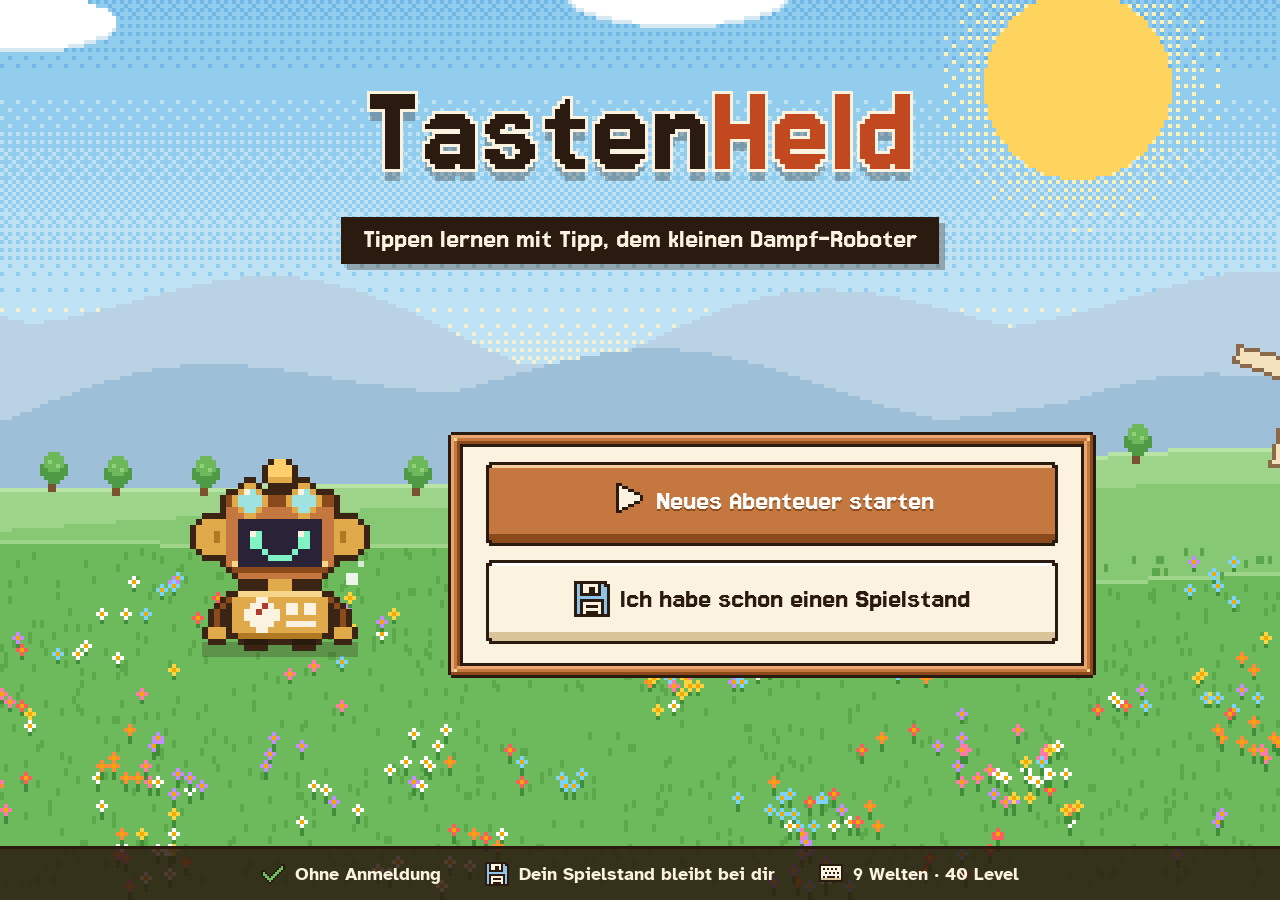
<file: index.html>
<!doctype html>
<html lang="de">
<head>
  <meta charset="utf-8">
  <meta name="viewport" content="width=device-width, initial-scale=1">
  <title>TastenHeld – Tippen lernen mit Tipp</title>
  <meta name="description" content="Spielerischer Tipptrainer für das 10-Finger-System auf der deutschen Tastatur.">
  <link rel="icon" href="assets/pixel/tipp.png" type="image/png">
  <link rel="stylesheet" href="css/base.css">
  <link rel="stylesheet" href="css/themes.css">
  <link rel="stylesheet" href="css/game.css">
</head>
<body>
  <main id="screen" class="app">
    <p class="loading">TastenHeld lädt …</p>
  </main>
  <div id="toasts" class="toasts" aria-live="polite"></div>
  <noscript>
    <p class="noscript">TastenHeld braucht JavaScript. Bitte sag deiner Lehrkraft Bescheid.</p>
  </noscript>
  <script type="module" src="js/main.js"></script>
</body>
</html>
</file>
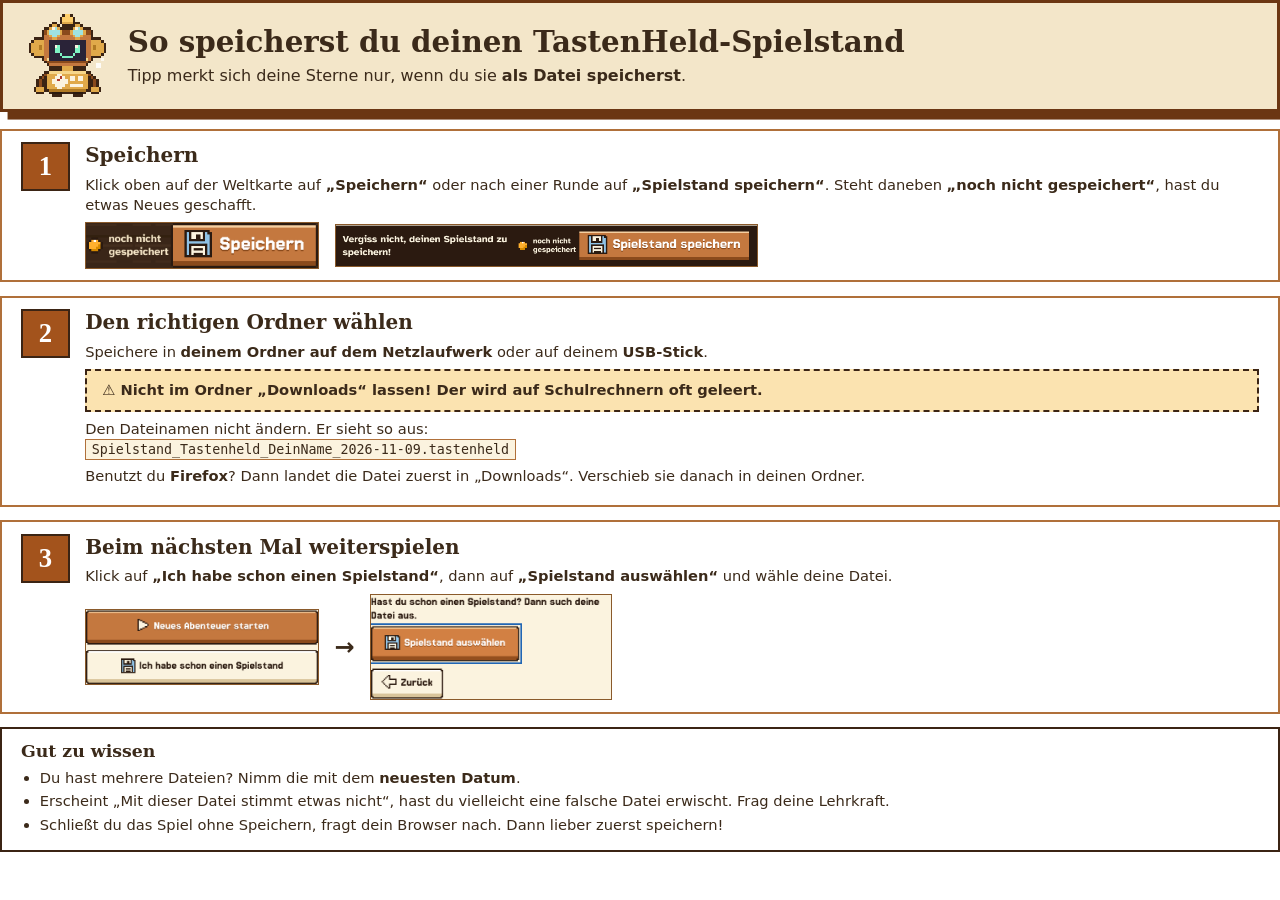
<file: docs/spickzettel/spickzettel.html>
<!doctype html>
<html lang="de">
<head>
<meta charset="utf-8">
<title>Spickzettel: Spielstand speichern</title>
<!-- Vorlage für docs/Spickzettel_Spielstand.pdf (A4). Neu erzeugen: im Browser öffnen und als PDF drucken. -->
<style>
  @page { size: A4; margin: 12mm; }
  * { box-sizing: border-box; }
  body { margin: 0; font-family: Verdana, "DejaVu Sans", sans-serif; color: #3b2a1a; font-size: 11pt; line-height: 1.35; }
  h1, h2 { font-family: Georgia, "DejaVu Serif", serif; margin: 0; }
  .pixel { image-rendering: pixelated; }
  header { display: flex; align-items: center; gap: 5mm; border: 3px solid #6b3612; background: #f3e6c9; padding: 3mm 6mm; box-shadow: 2mm 2mm 0 #6b3612; margin-bottom: 4.5mm; }
  header img { width: 22mm; }
  header h1 { font-size: 22pt; line-height: 1.15; }
  header p { margin: 1.5mm 0 0; font-size: 12pt; }
  .step { display: grid; grid-template-columns: 13mm 1fr; gap: 4mm; border: 2.5px solid #b0703a; padding: 3mm 5mm; margin-bottom: 3.5mm; break-inside: avoid; }
  .num { width: 13mm; height: 13mm; display: grid; place-items: center; background: #a3531c; color: #fff; font: bold 20pt Georgia, serif; border: 2.5px solid #3b2414; }
  .step h2 { font-size: 15pt; margin-bottom: 1.5mm; }
  .step p { margin: 0 0 2mm; }
  .shots { display: flex; gap: 4mm; align-items: center; flex-wrap: nowrap; margin-top: 1.5mm; }
  .shots img { border: 1.5px solid #8a5a2b; height: auto; }
  .arrow { font-size: 18pt; font-weight: bold; }
  .warn { border: 2.5px dashed #3b2414; background: #fbe3b0; padding: 2.5mm 4mm; font-weight: bold; margin: 2mm 0; }
  .file { font-family: "DejaVu Sans Mono", Consolas, monospace; background: #fbf3df; border: 1px solid #b0703a; padding: 0.5mm 1.5mm; font-size: 10pt; }
  .hints { border: 2.5px solid #3b2414; padding: 3mm 5mm; }
  .hints h2 { font-size: 13pt; margin-bottom: 1mm; }
  .hints ul { margin: 0; padding-left: 5mm; }
  .hints li { margin: 1mm 0; }
</style>
</head>
<body>
  <header>
    <img class="pixel" src="tipp.png" alt="Tipp, der kleine Dampf-Roboter">
    <div>
      <h1>So speicherst du deinen TastenHeld-Spielstand</h1>
      <p>Tipp merkt sich deine Sterne nur, wenn du sie <strong>als Datei speicherst</strong>.</p>
    </div>
  </header>

  <section class="step">
    <div class="num">1</div>
    <div>
      <h2>Speichern</h2>
      <p>Klick oben auf der Weltkarte auf <strong>„Speichern“</strong> oder nach einer Runde auf <strong>„Spielstand speichern“</strong>.
        Steht daneben <strong>„noch nicht gespeichert“</strong>, hast du etwas Neues geschafft.</p>
      <div class="shots">
        <img src="speichern.png" alt="Knopf Speichern auf der Weltkarte" style="width: 62mm">
        <img src="erinnerung.png" alt="Erinnerung nach einer Runde" style="width: 112mm">
      </div>
    </div>
  </section>

  <section class="step">
    <div class="num">2</div>
    <div>
      <h2>Den richtigen Ordner wählen</h2>
      <p>Speichere in <strong>deinem Ordner auf dem Netzlaufwerk</strong> oder auf deinem <strong>USB-Stick</strong>.</p>
      <div class="warn">⚠ Nicht im Ordner „Downloads“ lassen! Der wird auf Schulrechnern oft geleert.</div>
      <p>Den Dateinamen nicht ändern. Er sieht so aus:<br>
        <span class="file">Spielstand_Tastenheld_DeinName_2026-11-09.tastenheld</span></p>
      <p>Benutzt du <strong>Firefox</strong>? Dann landet die Datei zuerst in „Downloads“.
        Verschieb sie danach in deinen Ordner.</p>
    </div>
  </section>

  <section class="step">
    <div class="num">3</div>
    <div>
      <h2>Beim nächsten Mal weiterspielen</h2>
      <p>Klick auf <strong>„Ich habe schon einen Spielstand“</strong>, dann auf <strong>„Spielstand auswählen“</strong>
        und wähle deine Datei.</p>
      <div class="shots">
        <img src="start.png" alt="Startseite mit zwei Knöpfen" style="width: 62mm">
        <span class="arrow">→</span>
        <img src="laden.png" alt="Knopf Spielstand auswählen" style="width: 64mm">
      </div>
    </div>
  </section>

  <section class="hints">
    <h2>Gut zu wissen</h2>
    <ul>
      <li>Du hast mehrere Dateien? Nimm die mit dem <strong>neuesten Datum</strong>.</li>
      <li>Erscheint „Mit dieser Datei stimmt etwas nicht“, hast du vielleicht eine falsche Datei erwischt. Frag deine Lehrkraft.</li>
      <li>Schließt du das Spiel ohne Speichern, fragt dein Browser nach. Dann lieber zuerst speichern!</li>
    </ul>
  </section>
</body>
</html>
</file>
<file: css/base.css>
/* Grundlagen: Schriften, Bausteine (Rahmen, Knöpfe, Symbole), Startseite, Weltkarte,
   Level-Vorschau, Ergebnis. Alle Pixelbilder werden genau dreifach vergrößert (1 Bildpunkt = 3 px),
   deshalb sind viele Maße Vielfache von 3. */

@font-face { font-family: "Jersey 15"; font-weight: 400; font-display: swap; src: url(../assets/fonts/jersey-15-latin-400-normal.woff2) format("woff2"); }
@font-face { font-family: "Atkinson Hyperlegible"; font-weight: 400; font-display: swap; src: url(../assets/fonts/atkinson-hyperlegible-latin-400-normal.woff2) format("woff2"); }
@font-face { font-family: "Atkinson Hyperlegible"; font-weight: 700; font-display: swap; src: url(../assets/fonts/atkinson-hyperlegible-latin-700-normal.woff2) format("woff2"); }

*,
*::before,
*::after {
  box-sizing: border-box;
  font-synthesis: none;
  font-variant-ligatures: none;
}

html {
  /* Schriftgröße einstellbar über --font-scale (1 / 1.2 / 1.4) */
  font-size: calc(18px * var(--font-scale, 1));
  --h1: calc(45px * var(--font-scale, 1));
  --h2: calc(30px * var(--font-scale, 1));
  --banner: 0px;
}
.is-teacher { --banner: 2.2rem; }

body {
  margin: 0;
  min-height: 100vh;
  background: var(--bg) var(--bg-tex) 0 0 / 144px 144px;
  color: var(--text);
  font-family: var(--font-body);
  line-height: 1.35;
  image-rendering: pixelated;
}

h1, h2, h3 {
  font-family: var(--font-head);
  font-weight: 400;
  line-height: 1;
  margin: 0 0 0.3em;
}
h1 { font-size: var(--h1); }
h2 { font-size: var(--h2); }
p { margin: 0 0 0.7em; }
[tabindex="-1"]:focus { outline: none; }
img { image-rendering: pixelated; }

kbd {
  display: inline-grid;
  place-items: center;
  min-width: 2em;
  min-height: 2em;
  padding: 0 0.45em 0.2em;
  margin: 0 0.15em;
  border: 3px solid var(--ink);
  background: var(--paper);
  box-shadow: inset 0 -6px 0 var(--paper-3);
  color: var(--panel-text);
  font: 700 1rem var(--font-body);
  vertical-align: middle;
}
:root[data-theme="kontrast"] kbd { box-shadow: none; }
.kbd-big { font-size: 1.5rem; }

.muted { color: var(--muted); }
.nowrap { white-space: nowrap; }
.visually-hidden {
  position: absolute !important;
  width: 1px; height: 1px;
  overflow: hidden;
  clip: rect(0 0 0 0);
  white-space: nowrap;
}

.app { min-height: calc(100vh - var(--banner)); }
.loading, .noscript { padding: 2rem; font: 400 var(--h2) var(--font-head); text-align: center; }

.screen { min-height: calc(100vh - var(--banner)); padding: 18px; }
.screen--center { display: grid; place-items: center; }

/* ---------- Bausteine ---------- */
.icon { width: 36px; height: 36px; flex: none; display: block; }
.pixel, .tipp { image-rendering: pixelated; }

/* Rahmen als 9-Slice: Kupferrand mit Nieten, innen Pergament */
.frame {
  border: 24px solid transparent;
  border-image: url(../assets/pixel/ui/frame.png) 8 fill / 24px;
  color: var(--panel-text);
  --text: var(--panel-text);
  --muted: var(--panel-muted);
}
.frame--dark {
  border-image-source: url(../assets/pixel/ui/frame-dark.png);
  color: var(--dark-panel-text);
  --text: var(--dark-panel-text);
  --muted: var(--dark-panel-muted);
}
.card { padding: 0 12px 6px; }

.row {
  display: flex;
  flex-wrap: wrap;
  gap: 12px;
  align-items: center;
  margin-top: 1rem;
}
.row--center { justify-content: center; }

.ribbon {
  align-self: center;
  width: fit-content;
  margin: -36px auto 12px;
  background: var(--ink);
  color: var(--gold);
  font: 700 1rem var(--font-body);
  letter-spacing: 0.06em;
  text-transform: uppercase;
  padding: 5px 24px 7px;
  box-shadow: 0 6px 0 rgba(43, 26, 16, 0.25);
}
:root[data-theme="kontrast"] .ribbon { background: #ffe600; color: #000; box-shadow: none; }
.eyebrow { text-transform: uppercase; letter-spacing: 0.12em; font-size: 0.85rem; font-weight: 700; color: var(--accent); margin: 0 0 0.2em; }
.badge {
  display: inline-block;
  background: var(--gold);
  color: #2b1a10;
  border: 3px solid var(--ink);
  padding: 2px 10px 4px;
  font: 400 var(--h2)/1 var(--font-head);
  vertical-align: middle;
}

/* ---------- Knöpfe ---------- */
.btn {
  display: inline-flex;
  align-items: center;
  justify-content: center;
  gap: 10px;
  border: 15px solid transparent;
  border-image: url(../assets/pixel/ui/btn-light.png) 5 fill / 15px;
  padding: 0 10px 6px;
  font: 400 var(--h2)/1.1 var(--font-head);
  color: #2b1a10;
  white-space: nowrap;
  cursor: pointer;
  background: none;
  text-decoration: none;
}
.btn:hover { filter: brightness(1.07); }
.btn:active { border-image-source: url(../assets/pixel/ui/btn-light-down.png); transform: translateY(3px); }
.btn--primary { border-image-source: url(../assets/pixel/ui/btn-primary.png); color: #fff; text-shadow: 0 2px 0 #8a4a1c; }
.btn--primary:active { border-image-source: url(../assets/pixel/ui/btn-primary-down.png); }
.btn--green { border-image-source: url(../assets/pixel/ui/btn-green.png); color: #fff; text-shadow: 0 2px 0 #2c6a2a; }
.btn--green:active { border-image-source: url(../assets/pixel/ui/btn-green-down.png); }
.btn--dark { border-image-source: url(../assets/pixel/ui/btn-dark.png); color: #f6e7c8; }
.btn--dark:active { border-image-source: url(../assets/pixel/ui/btn-dark-down.png); }
.btn--big { padding: 6px 18px 12px; }
.btn--sm { border-width: 9px; border-image-slice: 3 fill; border-image-width: 9px; border-image-source: url(../assets/pixel/ui/btn-sm-light.png); padding: 0 9px 5px; }
.btn--sm:active { border-image-source: url(../assets/pixel/ui/btn-sm-light-down.png); }
.btn--sm.btn--primary { border-image-source: url(../assets/pixel/ui/btn-sm-primary.png); }
.btn--sm.btn--primary:active { border-image-source: url(../assets/pixel/ui/btn-sm-primary-down.png); }
.btn--sm.btn--dark { border-image-source: url(../assets/pixel/ui/btn-sm-dark.png); }
.btn--sm.btn--dark:active { border-image-source: url(../assets/pixel/ui/btn-sm-dark-down.png); }
.btn--sm.btn--green { border-image-source: url(../assets/pixel/ui/btn-sm-green.png); }
.btn--icon { padding: 3px 3px 6px; }
.btn:focus-visible,
.btn--link:focus-visible,
.level-node:focus-visible,
.world-tab:focus-visible,
.choice__item:focus-within,
.btn--file:focus-within {
  outline: 4px solid var(--focus);
  outline-offset: 3px;
}
.btn--link {
  font: 700 1rem var(--font-body);
  background: none; border: none; cursor: pointer;
  color: var(--accent); text-decoration: underline; padding: 0.2em;
}
/* Umschalter: an = grünes Lämpchen, aus = durchgestrichen und blass (nicht nur Farbe) */
.btn--toggle::after { content: ""; width: 21px; height: 21px; background: url(../assets/pixel/ui/led-green.png) 0 0 / 21px 21px; }
.btn--toggle[aria-pressed="false"] .btn__label { text-decoration: line-through; opacity: 0.7; }
.btn--toggle[aria-pressed="false"] .icon { opacity: 0.5; }
.btn--toggle[aria-pressed="false"]::after { background: #1f140c; border: 3px solid var(--ink); }
.btn--file { position: relative; }

/* Speicher-Anzeige */
.savestate { display: flex; align-items: center; gap: 12px; }
.savestate__info { display: flex; align-items: center; gap: 8px; font: 700 0.78rem/1.15 var(--font-body); max-width: 7em; }
.savestate__led { width: 21px; height: 21px; flex: none; }

/* ---------- Formulare ---------- */
.input {
  font: 700 1.4rem var(--font-body);
  width: min(100%, 22rem);
  padding: 0.4em 0.6em;
  border: 3px solid var(--ink);
  box-shadow: inset 0 6px 0 rgba(43, 26, 16, 0.12);
  background: #fff;
  color: #2b1a10;
}
.input:focus { outline: 4px solid var(--focus); outline-offset: 2px; }
.label-big { font: 400 var(--h2)/1.1 var(--font-head); display: block; margin-bottom: 0.3em; }
.form-error { color: var(--bad); font-weight: 700; min-height: 1.5em; margin: 0.5em 0 0; }
.form-error:empty { min-height: 0; }
.form-error:not(:empty)::before { content: "! "; }
.note {
  background: var(--warn-bg);
  border: 3px solid var(--brass);
  padding: 0.5em 0.8em;
  margin-top: 0.8rem;
}

/* ---------- Dialog ---------- */
.dialog {
  padding: 0 12px 6px;
  max-width: 44rem;
  max-height: 94vh;
  overflow: auto;
  background: none;
}
.dialog::backdrop { background: var(--scrim); }
.dialog__actions { display: flex; flex-wrap: wrap; gap: 12px; justify-content: flex-end; margin-top: 1rem; }
.settings { display: grid; grid-template-columns: 1fr 1fr; gap: 0 12px; }
.settings .choice:last-child { grid-column: 1 / -1; }
.choice { border: 3px solid var(--paper-3); margin: 0 0 12px; padding: 0.2rem 0.8rem 0.5rem; min-width: 0; }
.choice legend { font: 400 var(--h2)/1 var(--font-head); padding: 0 0.3em; }
.choice__item { display: flex; align-items: center; gap: 0.45em; margin: 0.2rem 0; cursor: pointer; padding: 0.1em 0.3em; }
.choice__item input,
.avatar-choice input { width: 1.2em; height: 1.2em; accent-color: var(--copper-d); flex: none; }
.lockinfo { display: inline-flex; align-items: center; gap: 4px; font-size: 0.8rem; color: var(--muted); white-space: nowrap; }
.lockinfo .icon { width: 24px; height: 24px; }

/* ---------- Meldungen ---------- */
.toasts {
  position: fixed;
  bottom: 18px;
  left: 50%;
  transform: translateX(-50%);
  display: flex;
  flex-direction: column;
  gap: 9px;
  z-index: 50;
}
.toast {
  background: #2b1a10;
  color: #fbf3df;
  border: 3px solid #2b1a10;
  box-shadow: 0 0 0 3px var(--brass), 0 9px 0 rgba(0, 0, 0, 0.25);
  padding: 6px 18px 8px 9px;
  font-weight: 700;
  display: flex;
  gap: 12px;
  align-items: center;
  transition: opacity 0.4s, transform 0.4s;
}
:root[data-theme="kontrast"] .toast { background: #000; color: #fff; box-shadow: 0 0 0 3px #fff; }
.toast--out { opacity: 0; transform: translateY(10px); }

.teacher-banner {
  background: #2c6e86;
  color: #fff;
  text-align: center;
  height: 2.2rem;
  line-height: 2.2rem;
  font-weight: 700;
  font-size: 0.9rem;
}
.debug-badge {
  position: fixed; right: 9px; bottom: 9px; z-index: 60;
  background: #2e7d32; color: #fff; padding: 0.3em 0.7em; font-size: 0.75rem;
}
.debug-badge--bad { background: #b03a2e; }

/* ---------- Tipp ---------- */
.tipp { display: block; width: 96px; height: auto; }
.tipp--big { width: 192px; }
.tipp--small { width: 96px; }
.tipp--wave { animation: tipp-wave 1.6s steps(1) infinite; }
.tipp--jump { animation: tipp-jump 0.9s ease-out 0.3s 3; }
/* Pixel-Hüpfer statt Drehen (Drehen macht Pixelart unscharf) */
@keyframes tipp-wave { 0%, 100% { transform: translateY(0); } 50% { transform: translateY(-6px); } }
@keyframes tipp-jump { 0%, 100% { transform: translateY(0); } 40% { transform: translateY(-21px); } }
.tipp,
.rain__tipp,
.monster__tipp,
.race__carsprite { filter: var(--avatar-filter, none); }

/* ---------- Sterne ---------- */
.stars { display: inline-flex; gap: 3px; vertical-align: middle; }
.star { width: 21px; height: 21px; display: block; }
.stars--mid .star { width: 42px; height: 42px; }
.stars--big { gap: 12px; margin: 0 0 12px; }
.stars--big .star { width: 69px; height: 69px; }
.stars--animate .star--on { animation: star-pop 0.4s steps(4) backwards; }
.stars--animate .star:nth-child(2) { animation-delay: 0.35s; }
.stars--animate .star:nth-child(3) { animation-delay: 0.7s; }
@keyframes star-pop { from { transform: translateY(-24px); opacity: 0; } to { transform: none; opacity: 1; } }

.pill {
  display: inline-block;
  background: var(--gold);
  color: #2b1a10;
  border: 3px solid var(--ink);
  padding: 0 0.6em 0.1em;
  font: 700 0.8rem var(--font-body);
}

/* ---------- Kopfleiste: dunkles Holz mit Messingkante ---------- */
.bar {
  min-height: 78px;
  flex-wrap: wrap;
  background: var(--bar-bg);
  color: var(--bar-text);
  border-bottom: 3px solid var(--ink);
  box-shadow: var(--bar-trim), 0 6px 0 rgba(43, 26, 16, 0.25);
  display: flex;
  align-items: center;
  gap: 14px;
  padding: 6px 18px 15px;
  --text: var(--bar-text);
  --muted: var(--bar-muted);
}
.bar__avatar { width: 48px; height: 48px; flex: none; overflow: hidden; border: 3px solid var(--ink); background: #8fc2e6; box-shadow: 0 0 0 3px var(--brass); }
.bar__avatar .tipp { width: 96px; max-width: none; margin: -9px 0 0 -27px; }
.bar__name { margin: 0 4px 0 0; font-size: var(--h2); white-space: nowrap; }
.bar__spacer { flex: 1; }
.stat {
  display: flex; align-items: center; gap: 8px;
  margin: 0; min-height: 48px; padding: 0 12px 0 8px;
  background: rgba(0, 0, 0, 0.28);
  border: 3px solid var(--ink);
  white-space: nowrap;
}
.stat b { font: 400 var(--h2)/1 var(--font-head); }
.stat small { font-size: 0.82rem; color: var(--bar-muted); }
.xpbar { width: 90px; flex: none; height: 15px; border: 3px solid var(--ink); background: #1f140c; position: relative; }
.xpbar i { position: absolute; inset: 0 auto 0 0; background: repeating-linear-gradient(90deg, #ffcf4a 0 9px, #e0a94a 9px 12px); }

/* ---------- Startseite ---------- */
.screen.start {
  height: calc(100vh - var(--banner));
  padding: 0;
  display: flex;
  flex-direction: column;
  align-items: center;
  background: #93cdee url(../assets/pixel/titel.png) center bottom no-repeat;
  color: #2b1a10;
  --text: #2b1a10;
  --muted: #4a2f1c;
  overflow: hidden;
}
.logo {
  margin: min(8vh, 64px) 0 0;
  font-size: calc(135px * var(--font-scale, 1));
  color: #2b1a10;
  text-shadow: 3px 0 0 #fbf3df, -3px 0 0 #fbf3df, 0 3px 0 #fbf3df, 0 -3px 0 #fbf3df, 3px 3px 0 #fbf3df, -3px -3px 0 #fbf3df, 3px -3px 0 #fbf3df, -3px 3px 0 #fbf3df, 0 12px 0 rgba(43, 26, 16, 0.28);
}
.logo span { color: #c2491f; }
.start__lead {
  margin: 18px 0 0;
  background: #2b1a10;
  color: #fbf3df;
  font: 400 var(--h2)/1.1 var(--font-head);
  padding: 6px 22px 8px;
  box-shadow: 6px 6px 0 rgba(43, 26, 16, 0.3);
}
.start__main { flex: 1; display: flex; align-items: center; justify-content: center; gap: 72px; padding: 12px 18px; }
.start__tipp { position: relative; }
.start__tipp::after { content: ""; position: absolute; left: 18px; right: 18px; bottom: -6px; height: 15px; background: rgba(43, 26, 16, 0.25); z-index: 0; }
.start__tipp .tipp { position: relative; z-index: 1; }
.start__box { width: min(36rem, 90vw); padding: 6px 14px 10px; }
.start__choices { display: flex; flex-direction: column; gap: 14px; }
.start__backup { margin: 0; text-align: center; font-size: 0.95rem; }
.start__form { text-align: left; }
.start__chips {
  list-style: none; margin: 0; padding: 0 18px;
  width: 100%; min-height: 54px;
  background: rgba(43, 26, 16, 0.85);
  border-top: 3px solid #2b1a10;
  color: #fbf3df;
  display: flex; justify-content: center; align-items: center; gap: 44px;
  font-weight: 700;
}
.start__chips li { display: flex; align-items: center; gap: 10px; }
.start__chips .icon { width: 24px; height: 24px; }
:root[data-theme="kontrast"] .start__chips { background: #000; border-color: #fff; }

/* ---------- Weltkarte ---------- */
.screen.map {
  height: calc(100vh - var(--banner));
  min-height: 690px;
  padding: 0 18px 12px;
  display: grid;
  grid-template-columns: 276px minmax(0, 1fr);
  grid-template-rows: auto minmax(0, 1fr);
  gap: 14px 18px;
}
.map .bar { grid-column: 1 / -1; margin: 0 -18px; }
.rail { display: flex; flex-direction: column; gap: 5px; min-height: 0; }
.rail h2 { margin: 0 0 -1px; }
.rail__list { flex: 1; min-height: 0; display: flex; flex-direction: column; gap: 5px; }
.world-tab {
  flex: 1 1 0;
  min-height: 54px;
  max-height: 72px;
  display: flex; align-items: center; gap: 10px;
  padding: 3px 9px 9px 6px;
  border: 3px solid var(--ink);
  background: var(--paper);
  box-shadow: inset 0 -6px 0 var(--paper-3);
  color: var(--panel-text);
  font: inherit; text-align: left;
  cursor: pointer;
  position: relative;
}
.world-tab__pic {
  width: 72px; height: 42px; flex: none;
  border: 3px solid var(--ink);
  background: #93cdee right 60% / 333px 120px;
  display: grid; place-items: center;
}
.world-tab__pic .icon { width: 24px; height: 24px; }
.world-tab__text { min-width: 0; }
.world-tab__title { display: block; font: 700 0.86rem/1.1 var(--font-body); white-space: nowrap; overflow: hidden; text-overflow: ellipsis; }
.world-tab__stars { display: flex; align-items: center; gap: 4px; font-size: 0.8rem; color: inherit; margin-top: 2px; }
.world-tab__stars .icon { width: 14px; height: 14px; }
.world-tab:hover { background: #fff7e0; }
.world-tab.is-selected { background: #fff7e0; box-shadow: inset 0 -6px 0 var(--brass), 0 0 0 3px var(--gold); z-index: 2; }
.world-tab.is-selected::after {
  content: ""; position: absolute; right: -15px; top: 50%; margin-top: -12px;
  border: 12px solid transparent; border-left-color: var(--gold); border-right: 0;
}
.world-tab.is-locked { background: #d9cbb0; box-shadow: inset 0 -6px 0 #bfae95; color: #54453a; }
.world-tab.is-locked .world-tab__pic { background-blend-mode: luminosity; background-color: #b8ab95; }
.world-tab.is-locked.is-selected { box-shadow: inset 0 -6px 0 #bfae95, 0 0 0 3px var(--gold); }
:root[data-theme="kontrast"] .world-tab,
:root[data-theme="kontrast"] .world-tab.is-locked { background: #000; color: #fff; box-shadow: none; }
:root[data-theme="kontrast"] .world-tab.is-locked { border-style: dashed; color: #e6e6e6; }
:root[data-theme="kontrast"] .world-tab.is-selected { box-shadow: 0 0 0 3px #ffe600; }

.map__main { display: grid; grid-template-rows: minmax(0, 1fr) auto; gap: 14px; min-height: 0; }
/* Kleine Bildschirme: Das Weltbild bleibt bei genau dreifacher Größe (160 x 3 = 480 px hoch) */
@media (max-height: 820px) and (max-width: 1400px) { .map__main { grid-template-rows: minmax(0, 480px) minmax(0, 1fr); } }
.stage {
  position: relative;
  min-height: 0;
  background: #93cdee right bottom no-repeat;
  overflow: hidden;
}
/* Rahmen liegt über dem Bild (innen durchsichtig) */
.stage__frame {
  position: absolute; inset: 0; pointer-events: none; z-index: 6;
  border: 24px solid transparent;
  border-image: url(../assets/pixel/ui/frame-hollow.png) 8 / 24px;
}
.stage__plate { position: absolute; left: 24px; top: 24px; width: min(38rem, 72%); padding: 0 6px 2px; z-index: 2; }
.stage__plate h2 { font-size: var(--h1); margin: 0; }
.stage__plate p:last-child { margin: 3px 0 0; font-size: 0.9rem; line-height: 1.25; }
.stage__path { position: absolute; inset: 0; width: 100%; height: 100%; }
.stage__path polyline { fill: none; vector-effect: non-scaling-stroke; }
.stage__path-shadow { stroke: rgba(43, 26, 16, 0.4); stroke-width: 12; }
.stage__path-line { stroke: #fbf3df; stroke-width: 6; stroke-dasharray: 12 12; }
.stage__nodes { list-style: none; margin: 0; padding: 0; }
.stage__nodes li { position: absolute; width: 0; height: 0; z-index: 3; }

.level-node {
  position: absolute;
  left: -78px; top: -36px;
  width: 156px;
  font: inherit;
  color: var(--panel-text);
  background: none;
  border: none;
  padding: 0;
  cursor: pointer;
  display: flex;
  flex-direction: column;
  align-items: center;
  gap: 3px;
}
.level-node__gear {
  position: relative;
  display: grid;
  place-items: center;
  width: 72px; /* 3 x 24 Pixel */
  height: 72px;
  filter: drop-shadow(0 6px 0 rgba(43, 26, 16, 0.35));
}
.level-node__gear .gear-img { position: absolute; inset: 0; width: 100%; height: 100%; }
.level-node__gear .icon { position: relative; }
.level-node__num { position: relative; font: 400 30px/1 var(--font-head); color: #fff; padding-bottom: 3px; }
.level-node:hover .level-node__gear { transform: translateY(-3px); }
.level-node__label {
  max-width: 100%;
  background: var(--paper);
  border: 3px solid var(--ink);
  box-shadow: 0 3px 0 rgba(43, 26, 16, 0.35);
  padding: 2px 8px 4px;
  display: flex; flex-direction: column; align-items: center; gap: 2px;
}
.level-node__title { font: 700 0.86rem/1.15 var(--font-body); text-align: center; hyphens: auto; overflow-wrap: anywhere; }
.level-node__bonus { color: var(--accent); font-size: 0.75rem; }
.level-node__locked { font-size: 0.75rem; }
.level-node.is-locked .level-node__label { background: #e3d7bf; color: #54453a; border-color: #7a6a58; }
:root[data-theme="kontrast"] .level-node.is-locked .level-node__label { background: #000; color: #e6e6e6; border-style: dashed; border-color: #fff; }
/* Nächstes Level: größeres goldenes Zahnrad, Fähnchen, hüpft in Pixel-Schritten */
.level-node.is-suggested { top: -60px; }
.level-node.is-suggested .level-node__gear { width: 96px; height: 96px; animation: gear-bob 0.8s steps(1) infinite; }
.level-node.is-suggested .level-node__num { color: #2b1a10; }
.level-node.is-suggested .level-node__label { background: var(--gold); color: #2b1a10; }
@keyframes gear-bob { 50% { transform: translateY(-3px); } }
.level-node__flag {
  position: absolute;
  bottom: calc(100% + 12px);
  white-space: nowrap;
  background: var(--ink);
  color: var(--gold);
  font: 700 0.92rem var(--font-body);
  padding: 3px 12px 5px;
}
.level-node__flag::after {
  content: ""; position: absolute; left: 50%; bottom: -9px; margin-left: -9px;
  border: 9px solid transparent; border-top-color: var(--ink); border-bottom: 0;
}
:root[data-theme="kontrast"] .level-node__flag { background: #ffe600; color: #000; }
:root[data-theme="kontrast"] .level-node__flag::after { border-top-color: #ffe600; }

/* Große Schrift: Die Karte darf höher als der Bildschirm werden (dann wird gescrollt) */
:root[data-font="1.2"] .screen.map,
:root[data-font="1.4"] .screen.map { height: auto; min-height: calc(100vh - var(--banner)); }
:root[data-font="1.2"] .map__main { grid-template-rows: minmax(540px, 1fr) auto; }
:root[data-font="1.4"] .map__main { grid-template-rows: minmax(640px, 1fr) auto; }
:root[data-font="1.2"] .world-tab,
:root[data-font="1.4"] .world-tab { max-height: 96px; }
:root[data-font="1.4"] .stat small { display: none; }

.dock { display: flex; gap: 16px; }
.knack { flex: 1; min-width: 0; display: flex; align-items: center; gap: 16px; padding: 0 6px; }
.knack__icon { width: 48px; height: 48px; }
.knack__text { flex: 1; min-width: 0; }
.knack__text h2 { margin: 0 0 4px; }
.knack__text p { margin: 0; font-size: 0.9rem; }
.next { width: 540px; flex: none; display: flex; align-items: center; gap: 14px; padding: 0 4px; }
.next__tipp { margin: -30px -6px -24px -14px; }
.next__text { flex: 1; min-width: 0; margin: 0; }
.next__text small { display: block; font: 700 0.78rem var(--font-body); color: var(--gold); letter-spacing: 0.1em; text-transform: uppercase; margin-bottom: 3px; }
.next__text b { display: block; font: 400 var(--h2)/1 var(--font-head); overflow: hidden; display: -webkit-box; -webkit-line-clamp: 2; -webkit-box-orient: vertical; }

/* ---------- Level-Vorschau und Ergebnis: Karte vor dem Weltbild ---------- */
.screen.intro,
.screen.result {
  position: relative;
  display: grid;
  place-items: center;
  padding: 36px 18px 18px;
  background: var(--bg) right bottom no-repeat;
}
.screen.intro::before,
.screen.result::before { content: ""; position: absolute; inset: 0; background: var(--scrim); }
.intro__card,
.result__card { position: relative; display: flex; flex-direction: column; }
.intro__card { width: min(62rem, 100%); }
.intro__card h1 { margin-bottom: 6px; }
.intro__text { font-size: 1.1rem; font-weight: 700; margin-bottom: 9px; }
.intro__fig { margin: 0; }
.intro__kb { --u: min(2.9vw, 5vh, 44px); }
.intro__fig figcaption { text-align: center; font-size: 0.85rem; margin-top: 6px; color: var(--muted); }
.legend-swatch {
  display: inline-block;
  width: 60px;
  height: 15px;
  margin-right: 9px;
  vertical-align: middle;
  background: linear-gradient(90deg, var(--f-pinky) 0 25%, var(--f-ring) 25% 50%, var(--f-middle) 50% 75%, var(--f-index) 75%);
  border: 3px solid var(--ink);
}
.intro__info { display: flex; flex-wrap: wrap; gap: 6px 24px; align-items: center; justify-content: center; margin-top: 9px; }
.intro__info p { margin: 0; }
.intro__rules { display: flex; flex-wrap: wrap; align-items: center; gap: 6px 18px; }
.rule { white-space: nowrap; font-weight: 700; }
.intro__new { font-weight: 700; }

.intro__keyhunt,
.intro__story {
  background: var(--paper-2);
  border: 3px solid var(--ink);
  box-shadow: inset 0 -6px 0 var(--paper-3);
  padding: 9px 15px 15px;
}
.intro__keyhunt p:last-child,
.intro__story p:last-child { margin: 0; }
.chapters { list-style: none; margin: 0 0 9px; padding: 0; display: grid; grid-template-columns: 1fr 1fr; gap: 3px 24px; }
.chapters li { display: flex; align-items: center; gap: 9px; min-height: 27px; }
.chapters__mark { width: 24px; flex: none; }
.chapters__mark .icon { width: 24px; height: 24px; }
.chapters__title { font-weight: 700; }
.chapters li.is-next .chapters__title { text-decoration: underline; }

/* ---------- Ergebnis ---------- */
.result__card { width: min(840px, 100%); align-items: center; text-align: center; padding-bottom: 12px; }
.result__head { display: flex; align-items: center; gap: 16px; }
.result__head .tipp { margin: -18px 0 -9px; }
.result__head h1 { margin: 0; }
.result__stats { display: flex; gap: 12px; width: 100%; margin: 0; }
.tile {
  flex: 1; min-width: 0;
  background: var(--paper-2);
  border: 3px solid var(--ink);
  box-shadow: inset 0 -6px 0 var(--paper-3);
  padding: 8px 12px 13px;
  display: flex; gap: 10px; align-items: flex-start; text-align: left;
}
.tile dt { font: 700 0.82rem var(--font-body); color: var(--muted); letter-spacing: 0.08em; text-transform: uppercase; }
.tile dd { margin: 0; font: 400 var(--h2)/1.1 var(--font-head); }
.tile__unit { font-size: 0.82rem; }
.meter { display: block; margin-top: 6px; height: 12px; border: 3px solid var(--ink); background: #fff7e0; position: relative; width: min(170px, 100%); }
.meter i { position: absolute; inset: 0 auto 0 0; background: #6fbf5a; }
.meter u { position: absolute; top: -6px; bottom: -6px; width: 3px; margin-left: -1px; background: var(--ink); }
:root[data-theme="kontrast"] .meter { background: #000; }
:root[data-theme="kontrast"] .tile,
:root[data-theme="kontrast"] .intro__keyhunt,
:root[data-theme="kontrast"] .intro__story { box-shadow: none; }
.result__badges { list-style: none; padding: 0; margin: 12px 0 0; width: 100%; display: flex; flex-wrap: wrap; gap: 9px 12px; }
.result__badges li {
  flex: 1 1 45%;
  display: flex; align-items: center; gap: 10px; text-align: left;
  background: var(--info-bg);
  border: 3px solid var(--brass);
  padding: 4px 10px;
  font-weight: 700; font-size: 0.92rem;
}
.result__tip { width: 100%; margin: 12px 0 0; display: flex; align-items: center; gap: 10px; text-align: left; font-size: 0.95rem; }
.result__tricky { width: 100%; margin: 9px 0 0; text-align: left; font-size: 0.95rem; }
.remind {
  width: 100%; margin-top: 12px;
  background: #2b1a10; color: #fbf3df;
  padding: 8px 12px;
  display: flex; align-items: center; justify-content: space-between; gap: 12px; text-align: left;
}
:root[data-theme="kontrast"] .remind { background: #000; color: #fff; border: 3px solid #fff; }
.result__card .row { margin-top: 15px; flex-wrap: nowrap; }

/* ---------- Avatar-Auswahl ---------- */
.avatars { display: flex; flex-wrap: wrap; gap: 9px; }
.avatar-choice {
  display: flex;
  flex-direction: column;
  align-items: center;
  gap: 2px;
  width: 7rem;
  padding: 6px;
  border: 3px solid var(--paper-3);
  cursor: pointer;
  font-size: 0.8rem;
  text-align: center;
}
.avatar-choice img:not(.icon) { width: 64px; height: 64px; }
.avatar-choice:has(input:checked) { border-color: var(--ink); background: var(--info-bg); box-shadow: 0 0 0 3px var(--gold); }
.avatar-choice:focus-within { outline: 4px solid var(--focus); }
.avatar-choice.is-locked,
.choice__item.is-locked { cursor: not-allowed; color: var(--muted); }
</file>
<file: css/themes.css>
/* Farbthemen. Alle Farben laufen über Variablen.
   "standard" = heller Pergament-Look, "kontrast" = hoher Kontrast (immer verfügbar, ohne Bilder
   und Texturen), "messing" = dunkles Holz, "werkstatt" = bunte Werkstatt (Petrol). */

:root,
:root[data-theme="standard"] {
  --font-head: "Jersey 15", "Atkinson Hyperlegible", Verdana, sans-serif;
  --font-body: "Atkinson Hyperlegible", Verdana, "DejaVu Sans", Tahoma, sans-serif;

  /* Grundpalette (Pixelart) */
  --ink: #2b1a10;
  --paper: #fbf3df;
  --paper-2: #ead9b4;
  --paper-3: #d9c49a;
  --copper: #c4783f;
  --copper-d: #8a4a1c;
  --brass: #e0a94a;
  --gold: #ffcf4a;
  --green: #3f8f3a;

  /* Seite */
  --bg: #f3e6c9;
  --bg-tex: url(../assets/pixel/ui/tex-paper.png);
  --text: #2b1a10;
  --muted: #6b5340;
  /* Tafeln (Rahmen) sind in allen Themen aus Pergament */
  --panel: #fbf3df;
  --panel-text: #2b1a10;
  --panel-muted: #6b5340;
  --dark-panel-text: #f6e7c8;
  --dark-panel-muted: #dcc6a2;
  /* Kopfleiste */
  --bar-bg: #3a2618 url(../assets/pixel/ui/tex-wood.png) 0 0 / 192px 48px;
  --bar-text: #f6e7c8;
  --bar-muted: #dcc6a2;
  --bar-trim: inset 0 -6px 0 #b07a24, inset 0 -9px 0 #f8dc8e;

  --accent: #8a3a12;
  --focus: #1f5fa8;
  --ok: #2e7d32;
  --ok-bg: #e3f1d8;
  --bad: #b03a2e;
  --info-bg: #fff7e0;
  --warn-bg: #fbe3b0;
  --scrim: rgba(43, 26, 16, 0.62);

  /* Tastatur */
  --key-bg: #fbf3df;
  --key-off-bg: #cdbfa3;
  --key-off-text: #8a7a64;
  --key-off-border: #5a4636;
  --key-text: #2b1a10;
  --key-border: #2b1a10;
  --next-ring: #ffcf4a;
  --f-pinky: #f2a0bf;
  --f-ring: #f5cf62;
  --f-middle: #a2d48c;
  --f-index: #8fc2e6;
  --f-thumb: #c6b0e8;

  /* Spielfeld */
  --drop-bg: #fbf3df;
  --drop-border: #2b1a10;
  --drop-text: #2b1a10;
  --current-line: #c2491f;
}

/* Freischaltbar: dunkles Holz */
:root[data-theme="messing"] {
  --bg: #2b1d14;
  --bg-tex: url(../assets/pixel/ui/tex-dark.png);
  --text: #f6e7c8;
  --muted: #cdb893;
  --focus: #ffd27a;
  --bar-bg: #1b120c;
  --scrim: rgba(15, 9, 5, 0.72);
}

/* Freischaltbar: Bunte Werkstatt */
:root[data-theme="werkstatt"] {
  --bg: #14394a;
  --bg-tex: url(../assets/pixel/ui/tex-teal.png);
  --text: #ffffff;
  --muted: #cfe0e6;
  --focus: #ffcf4a;
  --bar-bg: #0b222c;
  --bar-trim: inset 0 -6px 0 #c2410c, inset 0 -9px 0 #ffcf4a;
  --scrim: rgba(8, 28, 38, 0.7);
  --current-line: #c2410c;
}

/* ---------- Hoher Kontrast: Schwarz, Weiß, Gelb; keine Bilder hinter Text ---------- */
:root[data-theme="kontrast"] {
  --ink: #ffffff;
  --paper: #000000;
  --paper-2: #000000;
  --paper-3: #ffffff;
  --copper-d: #ffffff;
  --brass: #ffe600;
  --gold: #ffe600;
  --green: #6cff9b;
  --bg: #000000;
  --bg-tex: none;
  --text: #ffffff;
  --muted: #e6e6e6;
  --panel: #000000;
  --panel-text: #ffffff;
  --panel-muted: #e6e6e6;
  --dark-panel-text: #ffffff;
  --dark-panel-muted: #e6e6e6;
  --bar-bg: #000000;
  --bar-text: #ffffff;
  --bar-muted: #e6e6e6;
  --bar-trim: inset 0 -3px 0 #ffffff;
  --accent: #ffe600;
  --focus: #ffe600;
  --ok: #6cff9b;
  --ok-bg: #002b10;
  --bad: #ff8b7a;
  --info-bg: #000000;
  --warn-bg: #000000;
  --scrim: #000000;
  --key-bg: #000000;
  --key-off-bg: #000000;
  --key-off-text: #9a9a9a;
  --key-off-border: #6a6a6a;
  --key-text: #ffffff;
  --key-border: #ffffff;
  --next-ring: #ffe600;
  --f-pinky: #ff6fb5;
  --f-ring: #ffd400;
  --f-middle: #3dff6e;
  --f-index: #33c3ff;
  --f-thumb: #c18bff;
  --drop-bg: #000000;
  --drop-border: #ffe600;
  --drop-text: #ffffff;
  --current-line: #ffe600;
}
/* Rahmen und Knöpfe ohne Pixelbilder: einfache weiße Linien */
:root[data-theme="kontrast"] .frame,
:root[data-theme="kontrast"] .btn,
:root[data-theme="kontrast"] .hint__bubble {
  border-image: none;
  border-color: #000;
  background: #000;
  color: #fff;
  box-shadow: inset 0 0 0 0 #000, 0 0 0 3px #fff;
  text-shadow: none;
}
:root[data-theme="kontrast"] .btn--primary,
:root[data-theme="kontrast"] .btn--green { background: #ffe600; border-color: #ffe600; color: #000; }
:root[data-theme="kontrast"] .btn--primary .icon,
:root[data-theme="kontrast"] .btn--green .icon { filter: none; }
:root[data-theme="kontrast"] .stage__frame { border-image: none; border: 3px solid #fff; }
/* keine Bilder hinter Text */
:root[data-theme="kontrast"] .stage,
:root[data-theme="kontrast"] .game__field,
:root[data-theme="kontrast"] .screen.start,
:root[data-theme="kontrast"] .screen.intro,
:root[data-theme="kontrast"] .screen.result,
:root[data-theme="kontrast"] .world-tab__pic { background-image: none !important; background-color: #000; }
:root[data-theme="kontrast"] .screen.intro::before,
:root[data-theme="kontrast"] .screen.result::before { display: none; }
:root[data-theme="kontrast"] .logo { color: #fff; text-shadow: none; }
:root[data-theme="kontrast"] .logo span { color: #ffe600; }
/* Zahnräder und dunkle Symbole aufhellen */
:root[data-theme="kontrast"] .gear-img { filter: grayscale(1) brightness(0.6) contrast(1.4); }
:root[data-theme="kontrast"] .is-suggested .gear-img { filter: none; }
:root[data-theme="kontrast"] .level-node__num { color: #fff; text-shadow: 2px 0 0 #000, -2px 0 0 #000, 0 2px 0 #000, 0 -2px 0 #000; }
:root[data-theme="kontrast"] .is-suggested .level-node__num { color: #000; text-shadow: none; }
:root[data-theme="kontrast"] .world-tab__pic { display: none; }
:root[data-theme="kontrast"] .star--off { opacity: 0.35; }
:root[data-theme="kontrast"] .kb--colors .key:not(.is-inactive) { color: #fff; }
:root[data-theme="kontrast"] .hand__base { filter: saturate(1.6); }
:root[data-theme="kontrast"] .stage__path-line { stroke: #fff; }
:root[data-theme="kontrast"] .xpbar i,
:root[data-theme="kontrast"] .progress__fill,
:root[data-theme="kontrast"] .meter i { background: #ffe600; }
/* Fingerfarben als dicke farbige Rahmen auf Schwarz */
:root[data-theme="kontrast"] .key { box-shadow: none; }
:root[data-theme="kontrast"] .kb--colors .key:not(.is-inactive) { background: #000; }
:root[data-theme="kontrast"] .kb--colors .key:not(.is-inactive).finger-LP,
:root[data-theme="kontrast"] .kb--colors .key:not(.is-inactive).finger-RP { border-color: var(--f-pinky); }
:root[data-theme="kontrast"] .kb--colors .key:not(.is-inactive).finger-LR,
:root[data-theme="kontrast"] .kb--colors .key:not(.is-inactive).finger-RR { border-color: var(--f-ring); }
:root[data-theme="kontrast"] .kb--colors .key:not(.is-inactive).finger-LM,
:root[data-theme="kontrast"] .kb--colors .key:not(.is-inactive).finger-RM { border-color: var(--f-middle); }
:root[data-theme="kontrast"] .kb--colors .key:not(.is-inactive).finger-LI,
:root[data-theme="kontrast"] .kb--colors .key:not(.is-inactive).finger-RI { border-color: var(--f-index); }
:root[data-theme="kontrast"] .kb--colors .key:not(.is-inactive).finger-LT,
:root[data-theme="kontrast"] .kb--colors .key:not(.is-inactive).finger-RT,
:root[data-theme="kontrast"] .kb--colors .key:not(.is-inactive).finger-TH { border-color: var(--f-thumb); }
:root[data-theme="kontrast"] .key.is-next { background: #ffe600 !important; color: #000 !important; border-color: #ffe600 !important; }
:root[data-theme="kontrast"] .drop::after { display: none; }
:root[data-theme="kontrast"] .rain__ground { border-top: 3px solid #fff; }
:root[data-theme="kontrast"] .race__road { background: #000; border-color: #fff; }
</file>
<file: css/game.css>
/* Spielbildschirm, virtuelle Tastatur, Hände und die Spielmodi. */

/* ---------- Spielbildschirm ---------- */
.screen.game {
  height: calc(100vh - var(--banner));
  min-height: 0;
  padding: 0 18px 8px;
  display: grid;
  grid-template-rows: auto minmax(0, 1fr) auto;
  gap: 10px;
}
.hud { margin: 0 -18px; min-height: 72px; gap: 18px; }
/* Lange Titel werden mit "…" gekürzt (der volle Titel steht im Tooltip) */
.hud__title { flex: 0 1 auto; min-width: 0; margin: 0; font-size: var(--h2); white-space: nowrap; overflow: hidden; text-overflow: ellipsis; }
.hud__progress { flex: 1; display: flex; align-items: center; justify-content: center; gap: 12px; }
.hud__count { font: 400 var(--h2)/1 var(--font-head); white-space: nowrap; }
.hud__buttons { display: flex; justify-content: flex-end; gap: 10px; }
/* Fortschritt in Segmenten (Lücken alle 24 px) */
.progress {
  flex: 0 1 363px;
  height: 24px;
  background: #1f140c;
  border: 3px solid var(--ink);
  overflow: hidden;
  position: relative;
}
.progress__fill { height: 100%; width: 0; background: #6fbf5a; box-shadow: inset 0 3px 0 #b9f0b0; transition: width 0.3s; }
.progress::after { content: ""; position: absolute; inset: 0; background: repeating-linear-gradient(90deg, transparent 0 21px, var(--ink) 21px 24px); }

.game__stage { position: relative; min-height: 0; }
.game__field {
  position: absolute;
  inset: 0;
  overflow: hidden;
  background: #93cdee right bottom no-repeat;
}
/* Mit Weltbild: eigene Bodenstreifen ausblenden, das Bild hat schon einen Boden */
.rain__ground { position: absolute; left: 0; right: 0; bottom: 0; height: 52px; }
.scene__ground { display: none; }

/* Hinweis: Tipp spricht in einer Sprechblase im Spielfeld */
.hint {
  position: absolute;
  left: 36px;
  bottom: 36px;
  z-index: 4;
  max-width: min(46rem, 80%);
  display: flex;
  align-items: flex-end;
  gap: 15px;
  opacity: 0;
  pointer-events: none;
  transition: opacity 0.2s;
}
.hint.is-visible { opacity: 1; }
.hint__tipp { width: 48px; height: 48px; flex: none; overflow: hidden; border: 3px solid var(--ink); background: #8fc2e6; box-shadow: 0 0 0 3px var(--brass); }
.hint__tipp .tipp { width: 96px; max-width: none; margin: -9px 0 0 -27px; }
.hint__bubble {
  position: relative;
  border: 15px solid transparent;
  border-image: url(../assets/pixel/ui/bubble.png) 5 fill / 15px;
  padding: 0 8px 4px;
  color: var(--panel-text);
  font-weight: 700;
  display: flex;
  align-items: center;
  gap: 10px;
}
.hint__bubble::before {
  content: ""; position: absolute; left: -27px; bottom: 0;
  width: 12px; height: 12px;
  background: var(--paper);
  box-shadow: 0 0 0 3px var(--ink);
}
/* Regen und Monster: Die Blase hängt direkt an Tipp im Bild */
.game--rain .hint { left: calc(50% + 72px); bottom: 66px; max-width: calc(50% - 110px); }
.game--monster .hint { left: calc(4% + 108px); bottom: calc(12% + 48px); max-width: 50%; }
.game--race .hint { bottom: calc(31% + 36px); }
.game--rain .hint__tipp,
.game--monster .hint__tipp { display: none; }
.tut__hint { min-height: 1.5em; font-weight: 700; margin: 6px 0 0; }

/* Overlay im Spielfeld (Start, Pause) */
.overlay {
  position: absolute;
  inset: 0;
  display: grid;
  place-items: center;
  background: var(--scrim);
  z-index: 5;
}
.overlay[hidden] { display: none; }
.overlay__box { padding: 0 18px 6px; text-align: center; max-width: 34rem; }
.overlay__box .tipp { margin: -6px auto 3px; }
.overlay__box p:last-child { margin-bottom: 0; }

/* ---------- Tastatur-Bereich ---------- */
.game__kb {
  display: flex;
  justify-content: center;
  align-items: flex-end;
  gap: 24px;
  /* Tasteneinheit: passt sich an Breite und Höhe an */
  --u: min(3.5vw, 6.1vh, 60px);
}
.game__hand { width: 120px; flex: none; margin-bottom: 21px; }
.kbcase { flex: none; padding: 0; border-width: 21px; border-image-width: 24px; }
.game__kbwrap { flex: none; }

.kb { position: relative; font-size: calc(var(--u) * 0.36); }
.key {
  position: absolute;
  border: 3px solid var(--key-off-border);
  background: var(--key-off-bg);
  color: var(--key-text);
  box-shadow: inset 0 -6px 0 rgba(43, 26, 16, 0.16);
  font-weight: 700;
  display: flex;
  align-items: center;
  justify-content: center;
  user-select: none;
  line-height: 1;
  padding-bottom: 4px;
  transition: transform 0.06s;
}
.key--special { font-size: 0.8em; font-weight: 400; }
.key__main { font-size: 1.25em; }
.key--special .key__main { font-size: 1em; }
.key__shift { position: absolute; top: 8%; left: 14%; font-size: 0.8em; }
.key__base { position: absolute; bottom: 18%; left: 14%; font-size: 0.95em; }
.key__altgr { position: absolute; bottom: 16%; right: 12%; font-size: 0.7em; font-weight: 400; opacity: 0.75; }
.key__bump { position: absolute; bottom: 18%; width: 28%; height: 3px; background: currentColor; }
.key--part { border-top: none; }

/* Aktive Tasten: heller Rand, Fingerfarbe. Tasten, die im Level nicht vorkommen, bleiben grau. */
.key:not(.is-inactive) {
  background: var(--key-bg);
  border-color: var(--key-border);
  box-shadow: inset 0 -6px 0 rgba(43, 26, 16, 0.2), inset 0 3px 0 rgba(255, 255, 255, 0.55);
}
.kb--colors .key:not(.is-inactive).finger-LP, .kb--colors .key:not(.is-inactive).finger-RP { background: var(--f-pinky); }
.kb--colors .key:not(.is-inactive).finger-LR, .kb--colors .key:not(.is-inactive).finger-RR { background: var(--f-ring); }
.kb--colors .key:not(.is-inactive).finger-LM, .kb--colors .key:not(.is-inactive).finger-RM { background: var(--f-middle); }
.kb--colors .key:not(.is-inactive).finger-LI, .kb--colors .key:not(.is-inactive).finger-RI { background: var(--f-index); }
.kb--colors .key:not(.is-inactive).finger-LT, .kb--colors .key:not(.is-inactive).finger-RT, .kb--colors .key:not(.is-inactive).finger-TH { background: var(--f-thumb); }
.kb--colors .key:not(.is-inactive) { color: #2b1a10; }
.key.is-inactive { color: var(--key-off-text); }

.key.is-new { z-index: 2; box-shadow: inset 0 -6px 0 rgba(43, 26, 16, 0.2), 0 0 0 3px var(--next-ring), 0 0 0 6px #2b1a10; }
/* Nächste Taste: angehoben, goldener Ring mit dunklem Rand, hüpft (nicht nur Farbe) */
.key.is-next {
  z-index: 3;
  transform: translateY(-6px);
  box-shadow: inset 0 -6px 0 rgba(43, 26, 16, 0.2), 0 0 0 3px var(--next-ring), 0 0 0 6px #2b1a10, 0 12px 0 rgba(0, 0, 0, 0.35);
  animation: key-pulse 0.9s steps(1) infinite;
}
@keyframes key-pulse { 50% { transform: translateY(-9px); } }
.key.is-pressed { transform: translateY(3px); animation: none; }
.key.is-ok { box-shadow: 0 0 0 6px var(--ok); }
.key.is-bad { box-shadow: 0 0 0 6px var(--bad); }
.key.is-bad::after {
  content: "×";
  position: absolute;
  top: -0.75em;
  right: -0.45em;
  width: 1.1em; height: 1.1em;
  display: grid; place-items: center;
  background: var(--bad);
  color: #fff;
  font: 700 1.1em var(--font-body);
  border: 3px solid #2b1a10;
  z-index: 4;
}

/* ---------- Hände (Pixelbild, rechts gespiegelt) ---------- */
.hand { position: relative; width: 120px; height: 132px; }
.hand--R { transform: scaleX(-1); }
.hand img { position: absolute; inset: 0; width: 100%; height: 100%; }
.hand img.hand__mark { display: none; }
.hand img.hand__mark.is-active { display: block; animation: mark-blink 0.9s steps(1) infinite; }
@keyframes mark-blink { 50% { transform: translateY(-3px); } }

/* ---------- Regen-Modus ---------- */
.rain { position: absolute; inset: 0; }
.rain__tipp {
  position: absolute;
  width: 96px; /* 3 x 32 Pixel */
  left: 50%;
  bottom: 30px;
  transform: translateX(-50%);
}
.rain__tipp.is-happy { animation: tipp-hop 0.5s ease-out; }
.rain__tipp.is-oops { animation: tipp-oops 0.5s ease-in-out; }
@keyframes tipp-hop { 50% { transform: translate(-50%, -15px); } }
@keyframes tipp-oops { 25% { transform: translateX(-56%); } 75% { transform: translateX(-44%); } }

/* Tropfen im Pixel-Stil: Der Rand entsteht aus vier versetzten Schatten (klassischer
   Pixelart-Trick, die Ecken bekommen dadurch eine kleine Stufe). Oben sitzt die
   Pixel-Spitze genau auf der Randlinie. */
.drop {
  --drop-line: 3px;
  position: absolute;
  top: 48px;
  transform: translate(-50%, 0);
  background: var(--drop-bg);
  min-width: 2.6em;
  padding: 5px 20px 8px;
  text-align: center;
  color: var(--drop-text);
  font: 700 1.9rem var(--font-body);
  letter-spacing: 0.02em;
  white-space: nowrap;
  box-shadow:
    0 calc(-1 * var(--drop-line)) 0 0 var(--drop-border),
    0 var(--drop-line) 0 0 var(--drop-border),
    calc(-1 * var(--drop-line)) 0 0 0 var(--drop-border),
    var(--drop-line) 0 0 0 var(--drop-border),
    0 9px 0 0 rgba(43, 26, 16, 0.25);
  will-change: transform;
}
.drop__tip {
  position: absolute;
  left: 50%;
  top: calc(-1 * var(--drop-line) - 18px); /* untere Zeile liegt auf der Randlinie */
  width: 30px;
  height: 18px;
  transform: translateX(-50%);
  pointer-events: none;
}
.drop__tip-fill { fill: var(--drop-bg); }
.drop__tip-line { fill: var(--drop-border); }
/* Glanzpunkt als Pixel-Quadrat */
.drop::after {
  content: "";
  position: absolute;
  left: 6px;
  top: 6px;
  width: 6px;
  height: 6px;
  background: #ffffff;
  box-shadow: 6px 0 0 rgba(255, 255, 255, 0.6);
}
/* Ziel-Tropfen: die anderen Tropfen treten zurück, das aktuelle Zeichen ist unterstrichen */
.drop--target { z-index: 3; }
.drop:not(.drop--target) { opacity: 0.82; }
.drop__ch { position: relative; display: inline-block; min-width: 0.4em; text-align: center; }
.drop__ch.is-done { color: var(--ok); opacity: 0.6; }
.drop__ch.is-current { border-bottom: 6px solid var(--current-line); }
.drop__ch--space { color: var(--panel-muted); font-weight: 400; margin-left: 0.15em; }
.drop--shake { animation: drop-shake 0.3s; }
@keyframes drop-shake {
  25% { margin-left: -9px; }
  75% { margin-left: 9px; }
}
.drop--pop { animation: drop-pop 0.5s ease-out forwards; }
@keyframes drop-pop {
  0% { opacity: 1; scale: 1; }
  40% { scale: 1.25; }
  100% { opacity: 0; scale: 1.6; }
}
.drop--splash { animation: drop-splash 0.6s ease-out forwards; }
@keyframes drop-splash {
  0% { opacity: 1; }
  100% { opacity: 0; scale: 1.5 0.3; }
}

/* ---------- Mini-Tutorial ---------- */
.screen.tut { display: flex; flex-direction: column; gap: 12px; align-items: center; padding-top: 12px; }
.tut .game__kb { --u: min(3.2vw, 5.4vh, 52px); }
.tut__card-main { max-width: 60rem; width: 100%; }
.tut__card-main h1 { margin-bottom: 6px; }
.tut__card-main p { margin-bottom: 6px; }
.tut__card-main .row { margin-top: 6px; }
.tut__cards { list-style: none; padding: 0; margin: 6px 0; display: flex; flex-wrap: wrap; gap: 9px; }
.tut__card {
  display: flex;
  flex-direction: column;
  align-items: center;
  gap: 3px;
  background: var(--paper-2);
  border: 3px solid var(--paper-3);
  padding: 6px 9px 9px;
  min-width: 7rem;
  font-size: 0.78rem;
  text-align: center;
}
.tut__card .kbd-big { font-size: 1.25rem; }
.tut__card.is-current { border-color: var(--ink); box-shadow: 0 0 0 3px var(--gold); background: var(--info-bg); }
.tut__card.is-done { border-color: var(--ok); background: var(--ok-bg); }
.tut__check { display: flex; align-items: center; gap: 4px; font-weight: 700; color: var(--ok); visibility: hidden; }
.tut__check .icon { width: 18px; height: 18px; }
.tut__card.is-done .tut__check { visibility: visible; }

/* "Weniger Bewegung" (Einstellung oder Betriebssystem): keine Wackel-, Hüpf- und Pulseffekte.
   Die Tropfen fallen trotzdem, das ist das Spiel selbst. */
.reduce-motion *,
.reduce-motion *::before,
.reduce-motion *::after {
  animation-duration: 0.001s !important;
  animation-iteration-count: 1 !important;
  animation-delay: 0s !important;
  transition: none !important;
}
.reduce-motion .confetti,
.reduce-motion .spark { display: none; }

/* ---------- Textzeile (Monster, Rennen, Geschichte) ---------- */
.scroll-panel {
  position: absolute;
  top: 36px;
  left: 50%;
  transform: translateX(-50%);
  width: min(88%, 56rem);
  background: var(--paper);
  color: var(--panel-text);
  --muted: var(--panel-muted);
  border: 3px solid var(--ink);
  box-shadow: inset 0 -6px 0 var(--paper-3), 0 9px 0 rgba(43, 26, 16, 0.25);
  padding: 6px 18px 12px;
  z-index: 3;
  text-align: center;
}
:root[data-theme="kontrast"] .scroll-panel { box-shadow: none; }
.textline { overflow: hidden; white-space: nowrap; }
.textline--big { font-size: 2.1rem; font-weight: 700; }
.textline__inner { position: relative; display: inline-block; transition: transform 0.15s ease-out; }
.textline--ticker { text-align: left; }
.tl__ch { display: inline-block; min-width: 0.35em; text-align: center; border-bottom: 6px solid transparent; }
.tl__ch.is-done { color: var(--ok); opacity: 0.6; }
.tl__ch.is-current { border-bottom-color: var(--current-line); }
.tl__ch--space { color: var(--panel-muted); font-weight: 400; }
.tl__ch.is-wrong { animation: ch-wrong 0.3s; }
@keyframes ch-wrong { 25% { transform: translateX(-5px); color: var(--bad); } 75% { transform: translateX(5px); color: var(--bad); } }

/* ---------- Gemeinsame Szene ---------- */
.scene { position: absolute; inset: 0; }
@keyframes tipp-hop2 { 50% { transform: translateY(-18px); } }
@keyframes tipp-shake { 25% { transform: translateX(-6px); } 75% { transform: translateX(6px); } }

/* ---------- Monster-Modus ---------- */
.monster__next { margin: 3px 0 0; color: var(--panel-muted); font-size: 0.95rem; }
.monster__win { margin: 6px 0; font: 400 var(--h1)/1 var(--font-head); color: var(--ok); }
.monster__tipp {
  position: absolute;
  left: 4%;
  bottom: 12%;
  width: 96px; /* 3 x 32 Pixel */
}
.monster__tipp.is-happy { animation: tipp-hop2 0.5s ease-out; }
.monster__tipp.is-oops { animation: tipp-shake 0.5s ease-in-out; }
.monster__monster {
  position: absolute;
  bottom: 10%;
  width: 120px; /* 3 x 40 Pixel */
  transition: left 0.25s linear;
  transform-origin: 50% 100%;
}
.monster__monster.is-hit { animation: monster-hit 0.4s steps(2); }
.monster__monster.is-grow { animation: monster-grow 0.4s steps(2); }
.monster__monster.is-bounce { animation: monster-bounce 0.7s ease-out; }
.monster__monster.is-friend { animation: monster-friend 1s steps(2) 2; }
@keyframes monster-hit { 50% { transform: translateX(9px); filter: brightness(1.4); } }
@keyframes monster-grow { 50% { transform: translateY(-6px); } }
@keyframes monster-bounce { 0% { transform: translateY(0); } 40% { transform: translateY(-60px); } 100% { transform: translateY(0); } }
@keyframes monster-friend { 50% { transform: translateY(-18px); } }
.spell {
  position: absolute;
  bottom: 30%;
  width: 48px;
  height: 48px;
  animation: spell-fly 0.45s ease-in forwards;
  z-index: 4;
  pointer-events: none;
}
.spell--small { width: 36px; height: 36px; }
@keyframes spell-fly {
  from { transform: translateX(0); opacity: 1; }
  80% { opacity: 1; }
  to { transform: translateX(var(--dx)); opacity: 0; }
}

/* ---------- Renn-Modus ---------- */
.race__road {
  position: absolute;
  left: 0; right: 0;
  bottom: 9%;
  height: 22%;
  background: #5b6075;
  border-top: 6px solid #3f4357;
  border-bottom: 6px solid #3f4357;
}
.race__road::after {
  /* Mittelstreifen */
  content: "";
  position: absolute;
  left: 0; right: 0;
  top: 50%;
  height: 6px;
  margin-top: -3px;
  background: repeating-linear-gradient(90deg, #fff 0 36px, transparent 36px 60px);
  opacity: 0.85;
}
.race__finish {
  position: absolute;
  right: 5%;
  bottom: 9%;
  height: 22%;
  width: 24px;
  background: repeating-conic-gradient(#222 0 25%, #fff 0 50%) 0 0 / 12px 12px;
  border: 3px solid #222;
}
/* Zielflagge: Mast mit Karo-Fahne (ohne Bilddatei) */
.race__flag { position: absolute; bottom: 100%; left: 6px; width: 6px; height: 60px; background: #2b1a10; }
.race__flag::after {
  content: ""; position: absolute; left: 6px; top: 0; width: 36px; height: 24px;
  background: repeating-conic-gradient(#222 0 25%, #fff 0 50%) 0 0 / 12px 12px;
  border: 3px solid #222;
}
.race__car {
  position: absolute;
  bottom: 13%;
  width: 144px; /* 3 x 48 Pixel */
  transform: translateX(-10%);
}
/* Pixelbild mit zwei Bildern nebeneinander; beim Fahren wechseln sie sich ab */
.race__carsprite {
  width: 144px;
  height: 84px;
  background: url(../assets/pixel/auto.png) 0 0 / 288px 84px no-repeat;
  image-rendering: pixelated;
}
.race__car.is-driving .race__carsprite { animation: car-frames 0.3s steps(2) infinite; }
@keyframes car-frames { to { background-position: -288px 0; } }
.race__car.is-stutter { animation: car-stutter 0.35s steps(2); }
.race__car.is-finished { animation: car-cheer 0.6s ease-out 2; }
@keyframes car-stutter { 50% { transform: translateX(-10%) translateY(-3px); } }
@keyframes car-cheer { 50% { transform: translateX(-10%) translateY(-15px); } }

/* ---------- Tastenkunde ---------- */
.game--keyhunt .game__kb { --u: min(3vw, 5vh, 46px); }
.game--keyhunt .game__hand { display: none; }
.kb--clickable .key { cursor: pointer; }
.kb--clickable .key:hover { outline: 3px solid var(--focus); z-index: 3; }
.keyhunt { display: grid; place-items: center; padding: 30px; }
.keyhunt__card { width: min(92%, 44rem); text-align: center; }
.keyhunt__question { font: 400 var(--h1)/1.05 var(--font-head); margin-bottom: 0.25em; }
.keyhunt__verdict { display: flex; align-items: center; justify-content: center; gap: 9px; font: 400 var(--h2)/1 var(--font-head); margin-bottom: 0.3em; }
.keyhunt__card.is-right .keyhunt__verdict { color: var(--ok); }
.keyhunt__card.is-wrong .keyhunt__verdict { color: var(--accent); }
.keyhunt__answer { font-size: 1.1rem; font-weight: 700; }
.keyhunt__card p { margin-bottom: 0.4em; }
.keyhunt__card .row { margin-top: 6px; }
.keyhunt__done { font: 400 var(--h1)/1 var(--font-head); color: var(--ok); margin: 0; }

/* ---------- Geschichte ---------- */
.story__panel { text-align: left; }
.story__title { font: 400 var(--h2)/1 var(--font-head); margin: 0 0 3px; color: var(--panel-muted); }
/* Kapitel geschafft: Bild links, Sterne und Knöpfe rechts (passt auch bei 768 px Höhe) */
.story__box {
  max-width: 60rem;
  width: 94%;
  display: grid;
  grid-template-columns: 1.15fr 1fr;
  grid-template-rows: auto auto auto 1fr;
  column-gap: 21px;
  align-items: center;
  text-align: left;
}
.story__box .story__img { grid-row: 1 / span 5; }
.story__box h2 { margin: 0 0 6px; }
.story__box p { margin: 3px 0; }
.story__box p.muted { font-size: 0.85rem; }
.story__box .row { justify-content: flex-start; margin-top: 9px; }
.story__box .stars { justify-self: start; }
.story__img {
  display: block;
  width: 100%;
  aspect-ratio: 444 / 160;
  object-fit: cover;
  object-position: right bottom;
  border: 3px solid var(--ink);
}

/* Pixel-Funken (Tropfen platzt) */
.spark {
  position: absolute;
  width: 9px;
  height: 9px;
  background: var(--gold);
  box-shadow: 0 0 0 3px #2b1a10;
  z-index: 4;
  pointer-events: none;
  animation: spark-fly 0.55s steps(5) forwards;
}
@keyframes spark-fly { to { transform: translate(var(--dx), var(--dy)); opacity: 0; } }

/* Konfetti bei drei Sternen */
.confetti {
  position: fixed;
  top: -48px;
  width: 36px;
  height: 36px;
  z-index: 40;
  pointer-events: none;
  animation: confetti-fall var(--t, 2.6s) steps(16) forwards;
}
@keyframes confetti-fall { to { transform: translate(var(--dx, 0), 110vh); } }
</file>
